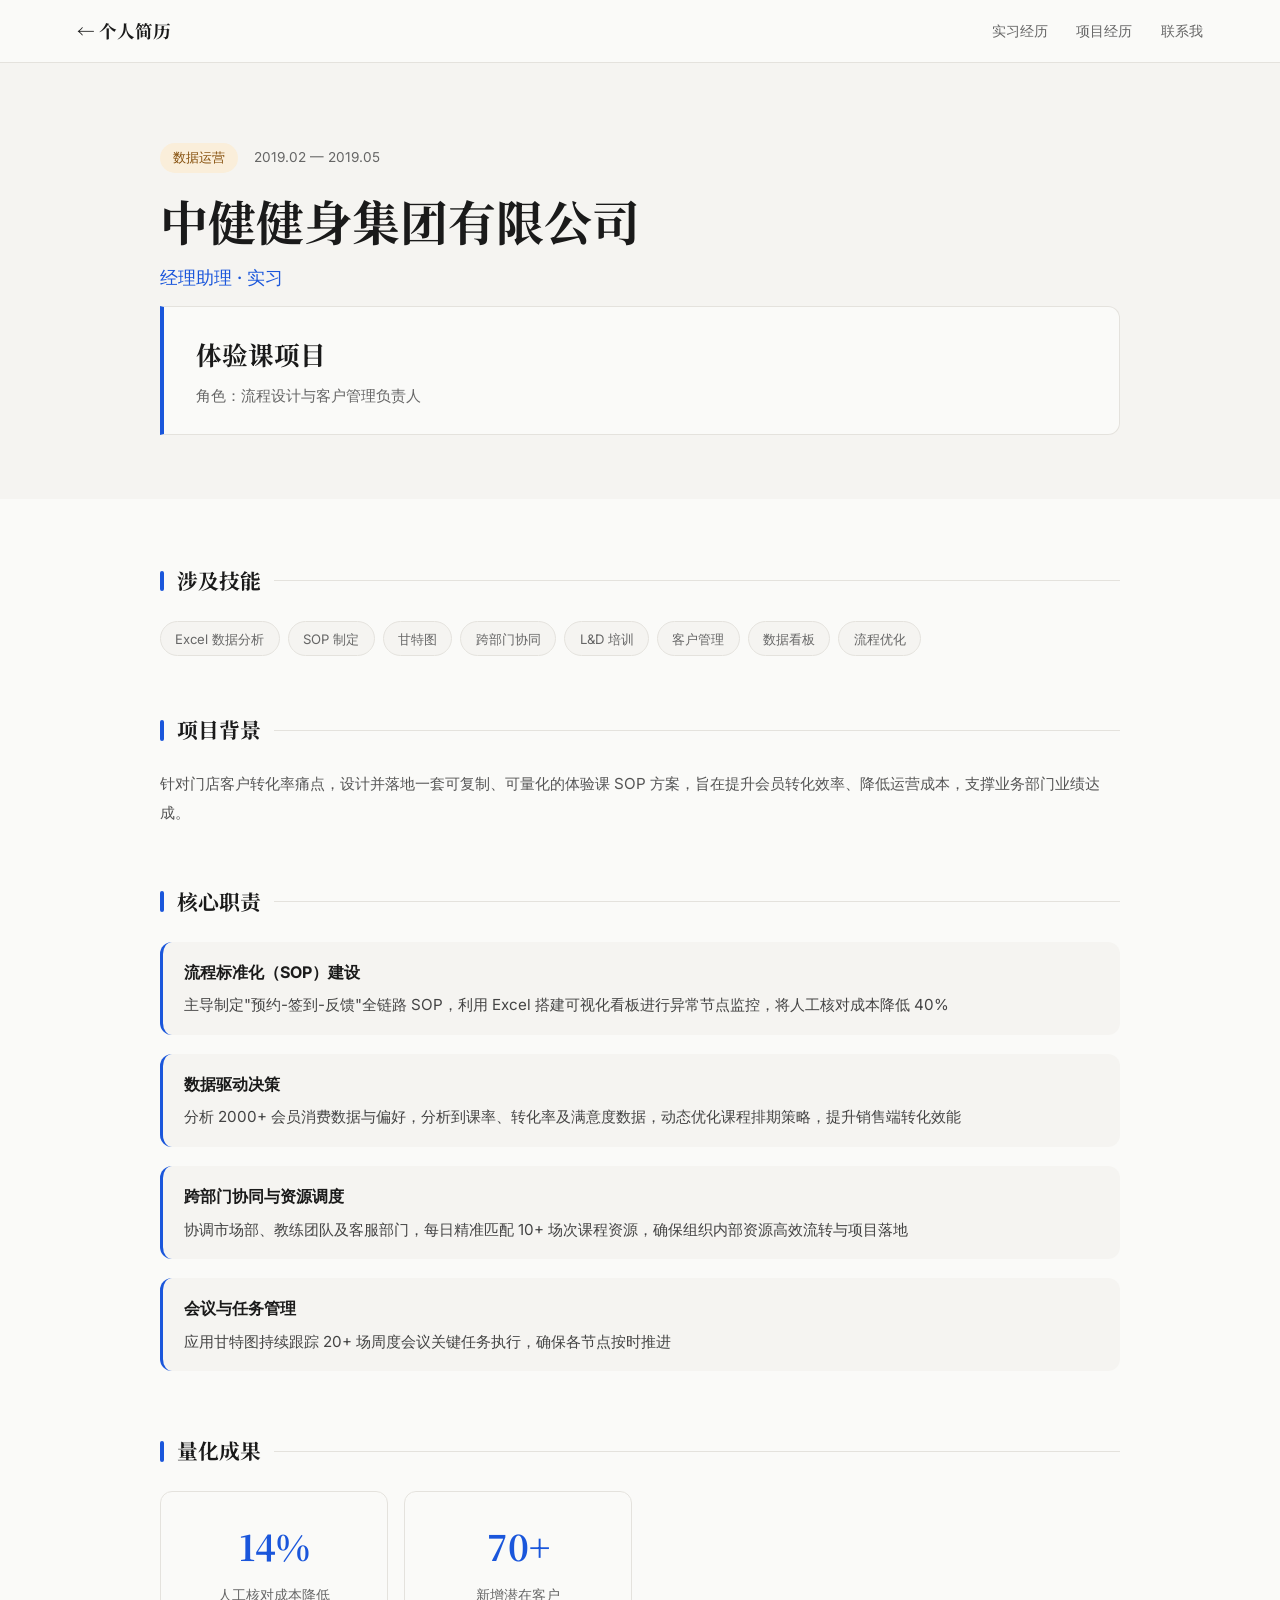
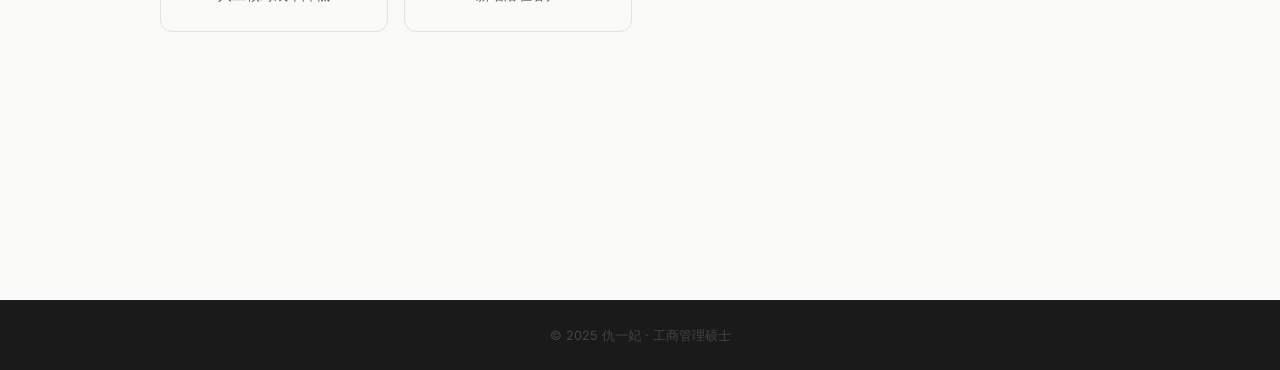
<file: pages/internship-jianjian.html>
<!DOCTYPE html>
<html lang="zh-CN">
<head>
  <meta charset="UTF-8" />
  <meta name="viewport" content="width=device-width, initial-scale=1.0" />
  <title>中健健身 · 仇一妃</title>
  <link rel="stylesheet" href="../css/style.css" />
  <link rel="stylesheet" href="../css/detail.css" />
  <link href="https://fonts.googleapis.com/css2?family=Noto+Serif+SC:wght@400;700&family=Inter:wght@300;400;500&display=swap" rel="stylesheet" />
</head>
<body>

  <nav class="navbar">
    <a href="../index.html" class="nav-logo">← 个人简历</a>
    <ul class="nav-links">
      <li><a href="../index.html#internship">实习经历</a></li>
      <li><a href="../index.html#projects">项目经历</a></li>
      <li><a href="../index.html#contact">联系我</a></li>
    </ul>
  </nav>

  <div class="detail-hero bg-light">
    <div class="detail-hero-inner">
      <div class="detail-tag-row">
        <span class="exp-tag tag-amber">数据运营</span>
        <span class="exp-date">2019.02 — 2019.05</span>
      </div>
      <h1>中健健身集团有限公司</h1>
      <p class="detail-sub">经理助理 · 实习</p>
      <div class="project-banner">
        <span class="project-banner-label" style="display:none;"></span>
        <h2 class="project-banner-title">体验课项目</h2>
        <p class="project-banner-role">角色：流程设计与客户管理负责人</p>
      </div>
    </div>
  </div>

  <div class="detail-body">
    <div class="detail-inner">

      <div class="detail-section">
        <h2 class="section-heading"><span>涉及技能</span></h2>
        <div class="badge-row">
          <span class="badge">Excel 数据分析</span>
          <span class="badge">SOP 制定</span>
          <span class="badge">甘特图</span>
          <span class="badge">跨部门协同</span>
          <span class="badge">L&D 培训</span>
          <span class="badge">客户管理</span>
          <span class="badge">数据看板</span>
          <span class="badge">流程优化</span>
        </div>
      </div>

      <div class="detail-section">
        <h2 class="section-heading"><span>项目背景</span></h2>
        <p class="detail-p">针对门店客户转化率痛点，设计并落地一套可复制、可量化的体验课 SOP 方案，旨在提升会员转化效率、降低运营成本，支撑业务部门业绩达成。</p>
      </div>

      <div class="detail-section">
        <h2 class="section-heading"><span>核心职责</span></h2>
        <ul class="detail-list">
          <li>
            <strong>流程标准化（SOP）建设</strong>
            主导制定"预约-签到-反馈"全链路 SOP，利用 Excel 搭建可视化看板进行异常节点监控，将人工核对成本降低 40%
          </li>
          <li>
            <strong>数据驱动决策</strong>
            分析 2000+ 会员消费数据与偏好，分析到课率、转化率及满意度数据，动态优化课程排期策略，提升销售端转化效能
          </li>
          <li>
            <strong>跨部门协同与资源调度</strong>
            协调市场部、教练团队及客服部门，每日精准匹配 10+ 场次课程资源，确保组织内部资源高效流转与项目落地
          </li>
          <li>
            <strong>会议与任务管理</strong>
            应用甘特图持续跟踪 20+ 场周度会议关键任务执行，确保各节点按时推进
          </li>
        </ul>
      </div>

      <div class="detail-section">
        <h2 class="section-heading"><span>量化成果</span></h2>
        <div class="metrics-grid">
          <div class="metric-card">
            <div class="metric-num">40%</div>
            <div class="metric-label">人工核对成本降低</div>
          </div>
          <div class="metric-card">
            <div class="metric-num">200+</div>
            <div class="metric-label">新增潜在客户</div>
          </div>
          <div class="metric-card">
            <div class="metric-num">15%</div>
            <div class="metric-label">关键客户留存</div>
          </div>
          <div class="metric-card">
            <div class="metric-num">100万</div>
            <div class="metric-label">支撑月度业绩达成</div>
          </div>
        </div>
      </div>

      <div class="detail-section">
        <h2 class="section-heading"><span>个人感悟</span></h2>
        <p class="detail-p">这段经历让我深刻理解了「用数据说话」的重要性——流程标准化不仅是效率工具，更是连接各部门协作的语言。从零搭建 SOP 体系的过程，培养了我对业务全链路的系统性思考，也坚定了我以数据驱动决策的工作方法论。</p>
      </div>

    </div>
  </div>

  <footer class="footer">
    <p>© 2025 仇一妃 · 工商管理硕士</p>
  </footer>

  <script>
    document.querySelectorAll('.detail-section, .metric-card').forEach((el, i) => {
      el.classList.add('fade-up');
      const observer = new IntersectionObserver(entries => {
        entries.forEach(entry => {
          if (entry.isIntersecting) {
            setTimeout(() => entry.target.classList.add('visible'), i * 80);
            observer.unobserve(entry.target);
          }
        });
      }, { threshold: 0.1 });
      observer.observe(el);
    });

    const counters = document.querySelectorAll('.metric-num');
    const counterObserver = new IntersectionObserver(entries => {
      entries.forEach(entry => {
        if (entry.isIntersecting) {
          const el = entry.target;
          const text = el.textContent;
          const num = parseFloat(text.replace(/[^0-9.]/g, ''));
          const suffix = text.replace(/[0-9.]/g, '');
          if (!isNaN(num) && num > 0) {
            let current = 0;
            const step = num / 40;
            const timer = setInterval(() => {
              current = Math.min(current + step, num);
              el.textContent = (Number.isInteger(num) ? Math.round(current) : current.toFixed(1)) + suffix;
              if (current >= num) clearInterval(timer);
            }, 30);
          }
          counterObserver.unobserve(el);
        }
      });
    }, { threshold: 0.5 });
    counters.forEach(el => counterObserver.observe(el));
  </script>

</body>
</html>
</file>
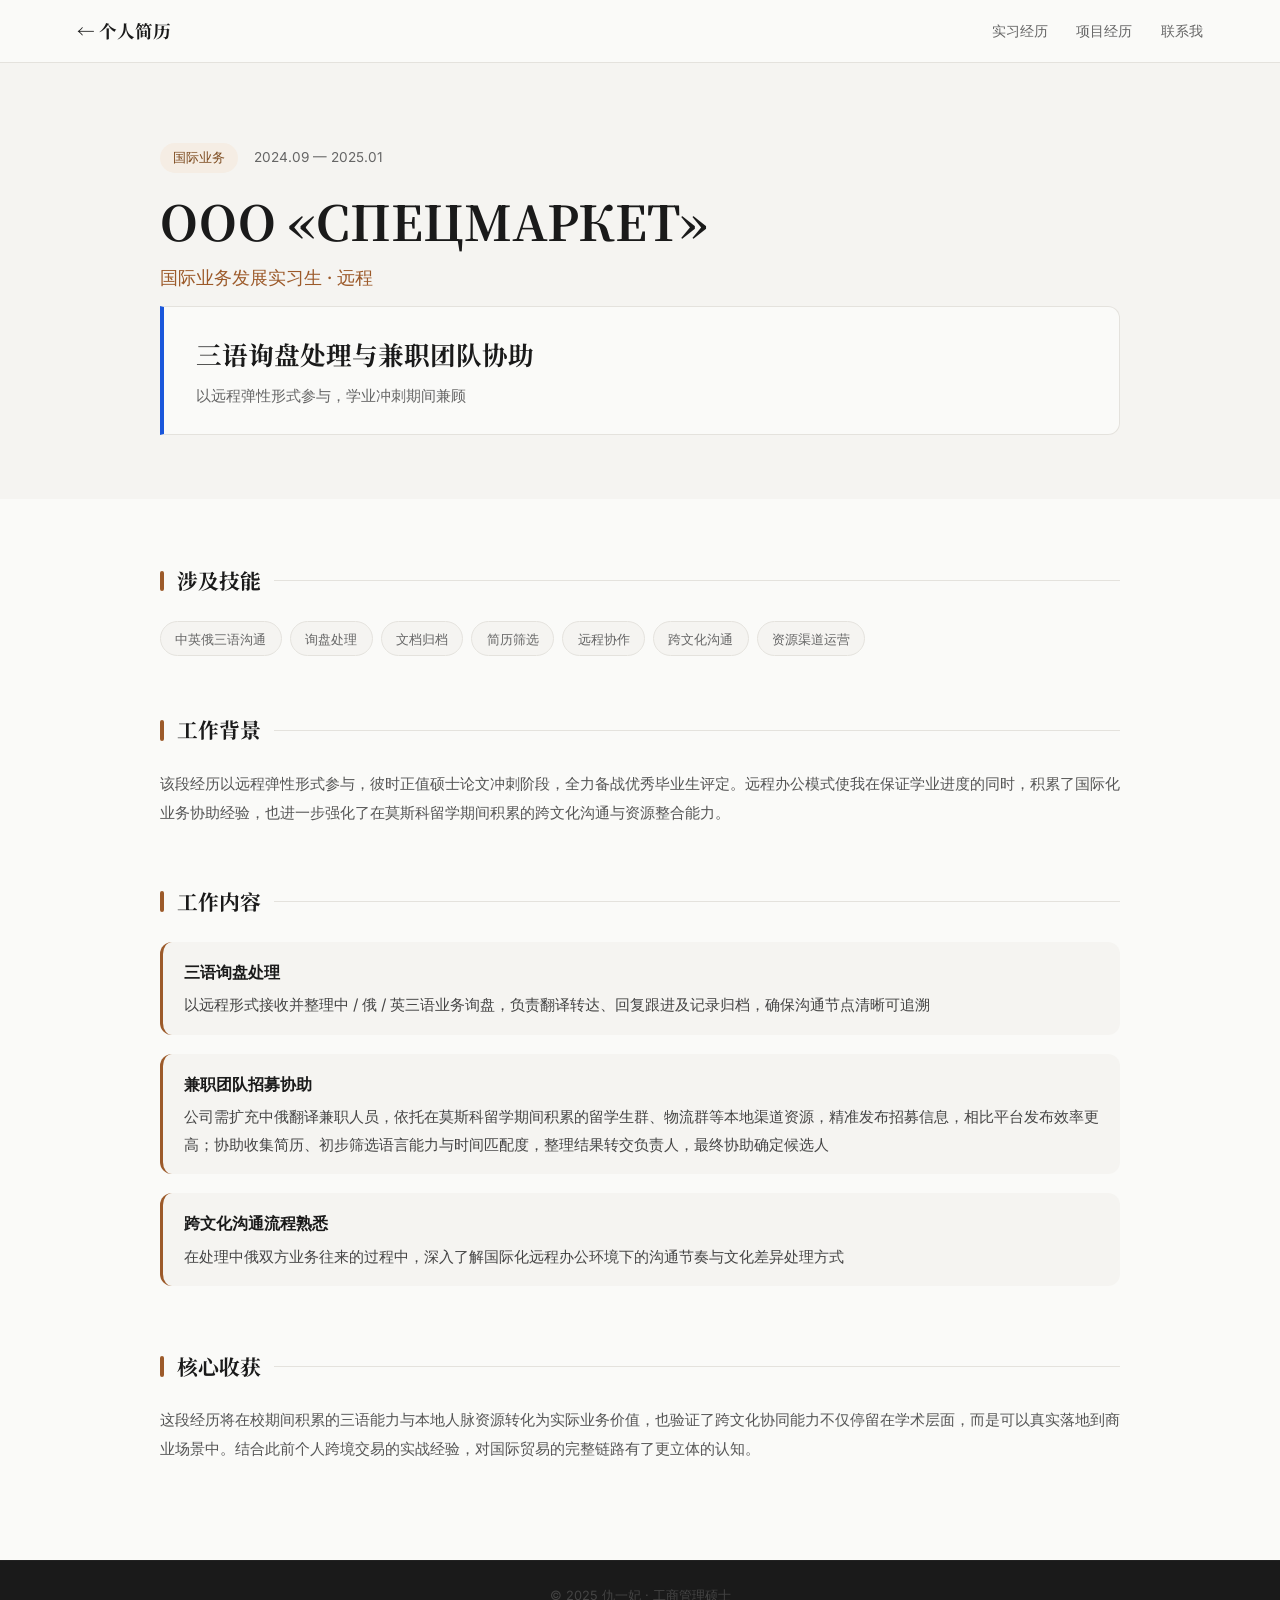
<file: pages/internship-spec.html>
<!DOCTYPE html>
<html lang="zh-CN">
<head>
  <meta charset="UTF-8" />
  <meta name="viewport" content="width=device-width, initial-scale=1.0" />
  <title>СПЕЦМАРКЕТ · 仇一妃</title>
  <link rel="stylesheet" href="../css/style.css" />
  <link rel="stylesheet" href="../css/detail.css" />
  <link rel="stylesheet" href="../css/detail-brown.css" />
  <link href="https://fonts.googleapis.com/css2?family=Noto+Serif+SC:wght@400;700&family=Inter:wght@300;400;500&display=swap" rel="stylesheet" />
</head>
<body>

  <nav class="navbar">
    <a href="../index.html" class="nav-logo">← 个人简历</a>
    <ul class="nav-links">
      <li><a href="../index.html#internship">实习经历</a></li>
      <li><a href="../index.html#projects">项目经历</a></li>
      <li><a href="../index.html#contact">联系我</a></li>
    </ul>
  </nav>

  <div class="detail-hero bg-light">
    <div class="detail-hero-inner">
      <div class="detail-tag-row">
        <span class="exp-tag tag-brown">国际业务</span>
        <span class="exp-date">2024.09 — 2025.01</span>
      </div>
      <h1>ООО «СПЕЦМАРКЕТ»</h1>
      <p class="detail-sub brown-sub">国际业务发展实习生 · 远程</p>
      <div class="project-banner">
        <h2 class="project-banner-title">三语询盘处理与兼职团队协助</h2>
        <p class="project-banner-role">以远程弹性形式参与，学业冲刺期间兼顾</p>
      </div>
    </div>
  </div>

  <div class="detail-body">
    <div class="detail-inner">

      <div class="detail-section">
        <h2 class="section-heading brown-heading"><span>涉及技能</span></h2>
        <div class="badge-row">
          <span class="badge">中英俄三语沟通</span>
          <span class="badge">询盘处理</span>
          <span class="badge">文档归档</span>
          <span class="badge">简历筛选</span>
          <span class="badge">远程协作</span>
          <span class="badge">跨文化沟通</span>
          <span class="badge">资源渠道运营</span>
        </div>
      </div>

      <div class="detail-section">
        <h2 class="section-heading brown-heading"><span>工作背景</span></h2>
        <p class="detail-p">该段经历以远程弹性形式参与，彼时正值硕士论文冲刺阶段，全力备战优秀毕业生评定。远程办公模式使我在保证学业进度的同时，积累了国际化业务协助经验，也进一步强化了在莫斯科留学期间积累的跨文化沟通与资源整合能力。</p>
      </div>

      <div class="detail-section">
        <h2 class="section-heading brown-heading"><span>工作内容</span></h2>
        <ul class="detail-list">
          <li>
            <strong>三语询盘处理</strong>
            以远程形式接收并整理中 / 俄 / 英三语业务询盘，负责翻译转达、回复跟进及记录归档，确保沟通节点清晰可追溯
          </li>
          <li>
            <strong>兼职团队招募协助</strong>
            公司需扩充中俄翻译兼职人员，依托在莫斯科留学期间积累的留学生群、物流群等本地渠道资源，精准发布招募信息，相比平台发布效率更高；协助收集简历、初步筛选语言能力与时间匹配度，整理结果转交负责人，最终协助确定候选人
          </li>
          <li>
            <strong>跨文化沟通流程熟悉</strong>
            在处理中俄双方业务往来的过程中，深入了解国际化远程办公环境下的沟通节奏与文化差异处理方式
          </li>
        </ul>
      </div>

      <div class="detail-section">
        <h2 class="section-heading brown-heading"><span>核心收获</span></h2>
        <p class="detail-p">这段经历将在校期间积累的三语能力与本地人脉资源转化为实际业务价值，也验证了跨文化协同能力不仅停留在学术层面，而是可以真实落地到商业场景中。结合此前个人跨境交易的实战经验，对国际贸易的完整链路有了更立体的认知。</p>
      </div>

    </div>
  </div>

  <footer class="footer">
    <p>© 2025 仇一妃 · 工商管理硕士</p>
  </footer>

  <script>
    document.querySelectorAll('.detail-section').forEach((el, i) => {
      el.classList.add('fade-up');
      const observer = new IntersectionObserver(entries => {
        entries.forEach(entry => {
          if (entry.isIntersecting) {
            setTimeout(() => entry.target.classList.add('visible'), i * 80);
            observer.unobserve(entry.target);
          }
        });
      }, { threshold: 0.1 });
      observer.observe(el);
    });
  </script>

</body>
</html>
</file>
<file: css/style.css>
*, *::before, *::after { box-sizing: border-box; margin: 0; padding: 0; }

:root {
  --black: #1a1a1a;
  --white: #fafaf8;
  --accent: #1a56db;
  --accent-light: #e8f0fe;
  --gray: #666;
  --light-bg: #f5f4f1;
  --border: #e4e2dd;
  --radius: 12px;
}

html { scroll-behavior: smooth; }
body { font-family: 'Inter', sans-serif; background: var(--white); color: var(--black); line-height: 1.7; font-size: 16px; }

.navbar { position: sticky; top: 0; z-index: 100; display: flex; justify-content: space-between; align-items: center; padding: 1rem 6%; background: rgba(250,250,248,0.92); backdrop-filter: blur(10px); border-bottom: 1px solid var(--border); }
.nav-logo { font-family: 'Noto Serif SC', serif; font-size: 1.1rem; font-weight: 700; }
.nav-links { list-style: none; display: flex; gap: 1.8rem; }
.nav-links a { text-decoration: none; color: var(--gray); font-size: 0.9rem; transition: color 0.2s; }
.nav-links a:hover { color: var(--accent); }

.hero { min-height: 88vh; display: flex; align-items: center; padding: 5rem 6%; position: relative; overflow: hidden; }
.hero-content { max-width: 580px; z-index: 1; }
.hero-tag { font-size: 0.8rem; color: var(--accent); letter-spacing: 2px; margin-bottom: 1rem; }
.hero-name { font-family: 'Noto Serif SC', serif; font-size: clamp(2.8rem, 7vw, 5rem); line-height: 1.1; margin-bottom: 1.2rem; animation: fadeUp 0.7s ease both; }
.hero-desc { font-size: 1.05rem; color: var(--gray); margin-bottom: 2rem; animation: fadeUp 0.7s 0.1s ease both; }
.hero-btns { display: flex; gap: 1rem; flex-wrap: wrap; margin-bottom: 2rem; animation: fadeUp 0.7s 0.2s ease both; }
.hero-tags { display: flex; gap: 0.6rem; flex-wrap: wrap; animation: fadeUp 0.7s 0.3s ease both; }
.hero-tags span { padding: 0.3rem 0.9rem; background: var(--accent-light); color: var(--accent); border-radius: 100px; font-size: 0.8rem; }

.btn-primary { display: inline-block; padding: 0.75rem 1.8rem; background: var(--black); color: var(--white); border-radius: 100px; text-decoration: none; font-size: 0.9rem; transition: transform 0.2s, box-shadow 0.2s; }
.btn-primary:hover { transform: translateY(-2px); box-shadow: 0 8px 20px rgba(0,0,0,0.15); }
.btn-outline { display: inline-block; padding: 0.75rem 1.8rem; border: 1.5px solid var(--black); color: var(--black); border-radius: 100px; text-decoration: none; font-size: 0.9rem; transition: all 0.2s; }
.btn-outline:hover { border-color: var(--accent); color: var(--accent); }

.hero-deco {
  position: absolute;
  right: 4%;
  top: 50%;
  transform: translateY(-50%);
}

.carousel-stage {
  position: relative;
  width: 460px;
  height: 380px;
  perspective: 700px;
  cursor: ew-resize;
}

.c-card {
  position: absolute;
  width: 220px;
  height: 300px;
  border-radius: 20px;
  overflow: hidden;
  border: 3px solid var(--white);
  transition: all 0.4s cubic-bezier(0.34, 1.2, 0.64, 1);
  pointer-events: none;
}

.c-card img {
  width: 100%; height: 100%;
  object-fit: cover;
  object-position: center top;
}

@media (max-width: 768px) {
  .carousel-stage { display: none; }
}

.section.bg-light { background: var(--light-bg); }
.section.bg-dark { background: var(--black); }
.section-inner { max-width: 960px; margin: 0 auto; padding: 5rem 6%; }
.section-title { font-family: 'Noto Serif SC', serif; font-size: 1.8rem; margin-bottom: 2.5rem; padding-bottom: 1rem; border-bottom: 1px solid var(--border); }
.section-title.light { color: var(--white); border-color: #333; }

/* 手风琴 */
.accordion { display: flex; flex-direction: column; gap: 0.8rem; }
.acc-item { border: 1px solid var(--border); border-radius: var(--radius); overflow: hidden; background: var(--white); }
.acc-header { display: flex; justify-content: space-between; align-items: center; padding: 1.2rem 1.5rem; cursor: pointer; transition: background 0.2s; }
.acc-header:hover { background: var(--accent-light); }
.acc-left { display: flex; align-items: center; gap: 1.5rem; }
.acc-date { font-size: 0.85rem; color: var(--gray); white-space: nowrap; min-width: 130px; }
.acc-title-wrap h3 { font-size: 1rem; font-weight: 500; margin-bottom: 0.15rem; }
.acc-sub { font-size: 0.85rem; color: var(--accent); }
.acc-arrow { font-size: 0.7rem; color: var(--gray); transition: transform 0.3s; flex-shrink: 0; }
.acc-item.open .acc-arrow { transform: rotate(180deg); }
.acc-body { max-height: 0; overflow: hidden; transition: max-height 0.35s ease, padding 0.35s ease; padding: 0 1.5rem; }
.acc-item.open .acc-body { max-height: 600px; padding: 0.2rem 1.5rem 1.4rem; }

/* 经历卡片 */
.card-grid { display: grid; grid-template-columns: repeat(auto-fit, minmax(280px, 1fr)); gap: 1.5rem; }
.exp-card { display: flex; flex-direction: column; background: var(--white); border: 1px solid var(--border); border-radius: var(--radius); padding: 1.5rem; text-decoration: none; color: inherit; transition: transform 0.2s, box-shadow 0.2s; position: relative; overflow: hidden; }
.exp-card::after { content: ''; position: absolute; top: 0; left: -100%; width: 60%; height: 100%; background: linear-gradient(90deg, transparent, rgba(255,255,255,0.6), transparent); transition: left 0.5s ease; }
.exp-card:hover::after { left: 150%; }
.exp-card:hover { transform: translateY(-4px); box-shadow: 0 12px 32px rgba(0,0,0,0.08); }
.exp-card-header { display: flex; justify-content: space-between; align-items: center; margin-bottom: 0.8rem; }
.exp-tag { font-size: 0.8rem; padding: 0.2rem 0.7rem; border-radius: 100px; }
.exp-date { font-size: 0.85rem; color: var(--gray); }
.exp-card h3 { font-size: 1rem; font-weight: 500; margin-bottom: 0.3rem; }
.exp-role { font-size: 0.85rem; color: var(--accent); margin-bottom: 0.6rem; }
.exp-desc { font-size: 0.92rem; color: var(--gray); flex: 1; margin-bottom: 1.2rem; line-height: 1.6; }
.exp-link { font-size: 0.85rem; color: var(--accent); font-weight: 500; }

.detail-list { padding-left: 1.2rem; font-size: 0.95rem; color: #555; }
.detail-list li { margin-bottom: 0.4rem; }
.badge-row { display: flex; gap: 0.5rem; flex-wrap: wrap; margin-top: 1rem; }
.badge { font-size: 0.8rem; padding: 0.2rem 0.7rem; background: var(--light-bg); border: 1px solid var(--border); border-radius: 100px; color: var(--gray); }

.tag-blue   { background: #e8f0fe; color: #185FA5; }
.tag-teal   { background: #E1F5EE; color: #0F6E56; }
.tag-amber  { background: #FAEEDA; color: #854F0B; }
.tag-purple { background: #EEEDFE; color: #534AB7; }

.skills-tags-grid { display: grid; grid-template-columns: 1fr 1fr; gap: 2.5rem; }
.skill-group-title { font-size: 0.9rem; font-weight: 500; margin-bottom: 1rem; color: var(--black); }
.tags-cloud { display: flex; flex-wrap: wrap; gap: 0.5rem; }
.tag { padding: 0.35rem 0.9rem; border-radius: 100px; font-size: 0.82rem; }

.advantage-list { display: flex; flex-direction: column; gap: 1.5rem; }
.advantage-item { display: flex; gap: 1.2rem; align-items: flex-start; padding: 1.2rem; background: var(--light-bg); border-radius: var(--radius); }
.advantage-icon { font-size: 1.3rem; flex-shrink: 0; margin-top: 2px; }
.advantage-item strong { display: block; font-size: 0.95rem; margin-bottom: 0.3rem; }
.advantage-item p { font-size: 0.92rem; color: var(--gray); }

.other-grid { display: grid; grid-template-columns: 1fr 1fr; gap: 1.5rem; }
.other-card { display: flex; gap: 1rem; align-items: flex-start; background: var(--white); border: 1px solid var(--border); border-radius: var(--radius); padding: 1.2rem; }
.other-icon { font-size: 1.5rem; flex-shrink: 0; }
.other-card strong { display: block; font-size: 0.9rem; margin-bottom: 0.3rem; }
.other-card p { font-size: 0.92rem; color: var(--gray); }

.contact-desc { color: #aaa; margin-bottom: 2rem; font-size: 0.95rem; }
.contact-links { display: flex; gap: 1rem; flex-wrap: wrap; }
.contact-item { padding: 0.7rem 1.4rem; border: 1px solid #333; border-radius: 100px; color: var(--white); text-decoration: none; font-size: 0.85rem; transition: border-color 0.2s, color 0.2s; }
.contact-item:hover { border-color: var(--accent); color: #6ea8fe; }

.footer { text-align: center; padding: 1.5rem; background: var(--black); color: #444; font-size: 0.8rem; border-top: 1px solid #222; }

/* 滚动触发淡入 */
.fade-up { opacity: 0; transform: translateY(30px); transition: opacity 0.7s ease, transform 0.7s ease; }
.fade-up.visible { opacity: 1; transform: translateY(0); }

@keyframes fadeUp { from { opacity: 0; transform: translateY(20px); } to { opacity: 1; transform: translateY(0); } }

@media (max-width: 768px) {
  .acc-left { gap: 0.8rem; }
  .acc-date { min-width: unset; }
  .skills-tags-grid { grid-template-columns: 1fr; }
  .other-grid { grid-template-columns: 1fr; }
  .hero-deco { display: none; }
  .nav-links { gap: 1rem; }
}
/* 专业技能纵向布局 */
.skills-vertical { display: flex; flex-direction: column; gap: 1rem; }

.skill-row {
  display: grid; grid-template-columns: 120px 1fr;
  gap: 1.5rem; align-items: start;
  padding: 1.2rem 1.5rem;
  background: var(--light-bg);
  border-radius: var(--radius);
  border: 1px solid var(--border);
}

.skill-row-label { padding-top: 2px; }
.skill-row-title { font-size: 0.9rem; font-weight: 500; color: var(--black); margin-bottom: 3px; }
.skill-row-en { font-size: 0.75rem; color: var(--gray); }

.skill-row-content { display: flex; flex-direction: column; gap: 0.8rem; }

@media (max-width: 600px) {
  .skill-row { grid-template-columns: 1fr; gap: 0.8rem; }
}
/* 技能作品卡片 */
.skill-tag-work { cursor: pointer; border: 1.5px solid transparent; transition: all 0.2s; }
.skill-tag-work:hover { border-color: currentColor; transform: translateY(-1px); }
.skill-tag-work.active { border-color: currentColor; font-weight: 600; }

.skill-works { display: flex; flex-direction: row; gap: 0.8rem; align-items: flex-start; }

.skill-work-card {
  width: 140px; max-width: 140px; flex-shrink: 0;
  background: var(--white);
  border: 1.5px solid var(--border); border-radius: var(--radius);
  overflow: hidden; cursor: pointer;
  transition: all 0.3s; opacity: 0.4;
  transform: translateY(6px);
}
.skill-work-card.highlighted {
  opacity: 1; transform: translateY(0);
  box-shadow: 0 8px 24px rgba(0,0,0,0.1);
}

.skill-work-preview {
  height: 72px; display: flex;
  align-items: center; justify-content: center; font-size: 28px;
}
.skill-work-info { padding: 8px 10px; }
.skill-work-name { font-size: 0.82rem; font-weight: 600; margin-bottom: 2px; }
.skill-work-desc { font-size: 0.72rem; color: var(--gray); }
.skill-work-view { font-size: 0.72rem; margin-top: 4px; }

/* 技能灯箱 - 支持滚动 */
.skill-lightbox {
  display: none; position: fixed; inset: 0;
  background: rgba(0,0,0,0.88); z-index: 1000;
  align-items: center; justify-content: center;
  padding: 2rem;
}
.skill-lightbox.active { display: flex; }
.skill-lightbox-inner {
  max-width: 780px; width: 100%;
  max-height: 88vh; overflow-y: auto;
  border-radius: 12px; background: #fff;
  scrollbar-width: thin;
}
.skill-lightbox-inner img { width: 100%; display: block; }
.skill-lightbox-close {
  position: fixed; top: 1.5rem; right: 2rem;
  color: #fff; font-size: 1.5rem; cursor: pointer;
  opacity: 0.7; transition: opacity 0.2s; z-index: 1001;
}
.skill-lightbox-close:hover { opacity: 1; }
/* 教育经历直接展开 */
.edu-list { display: flex; flex-direction: column; gap: 2rem; }

.edu-item {
  display: grid;
  grid-template-columns: 160px 1fr;
  gap: 2rem;
  padding: 1.5rem;
  background: var(--white);
  border-radius: var(--radius);
  border: 1px solid var(--border);
  transition: box-shadow 0.2s;
}

.edu-item:hover { box-shadow: 0 8px 24px rgba(0,0,0,0.06); }

.edu-left { padding-top: 4px; }
.edu-date { font-size: 0.85rem; color: var(--gray); white-space: nowrap; }

.edu-right h3 { font-size: 1.05rem; font-weight: 500; margin-bottom: 0.3rem; }
.edu-sub { font-size: 0.85rem; color: var(--accent); margin-bottom: 0.8rem; }

@media (max-width: 768px) {
  .edu-item { grid-template-columns: 1fr; gap: 0.5rem; }
}

/* ===== 手机端适配 ===== */
@media (max-width: 768px) {

  /* 1. 导航栏 */
  .nav-links {
    gap: 0.8rem;
  }
  .nav-links a {
    font-size: 0.78rem;
    white-space: nowrap;
  }

  /* 2. Hero 区照片显示 */
  .hero {
    min-height: auto;
    padding-bottom: 3rem;
  }

  .hero-inner {
    position: relative;
    flex-direction: column;
    align-items: center;
    text-align: center;
    padding-top: 5rem;
    padding-bottom: 2rem;
  }

  .hero-text {
    max-width: 100%;
    position: relative;
    z-index: 1;
  }

  .hero-deco {
    position: relative;
    right: auto;
    top: auto;
    transform: none;
    display: flex;
    justify-content: center;
    margin-top: 2rem;
    width: 100%;
  }

  .carousel-stage {
    width: 300px;
    height: 260px;
    margin: 0 auto;
  }

  .c-card {
    width: 150px;
    height: 210px;
  }

  /* 3. 技能标签和卡片自动换行 */
  .tags-cloud {
    flex-wrap: wrap;
  }

  .skill-works {
    flex-wrap: wrap;
  }

  .skill-work-card {
    width: 130px;
    max-width: 130px;
  }

  .skill-row {
    grid-template-columns: 1fr;
    gap: 0.8rem;
  }

}
</file>
<file: css/detail.css>
.navbar {
  position: sticky; top: 0; z-index: 100;
  display: flex; justify-content: space-between; align-items: center;
  padding: 1rem 6%;
  background: rgba(250,250,248,0.92);
  backdrop-filter: blur(10px);
  border-bottom: 1px solid var(--border);
}
.nav-logo { font-family: 'Noto Serif SC', serif; font-size: 1.1rem; font-weight: 700; text-decoration: none; color: var(--black); }
.nav-links { list-style: none; display: flex; gap: 1.8rem; }
.nav-links a { text-decoration: none; color: var(--gray); font-size: 0.9rem; transition: color 0.2s; }
.nav-links a:hover { color: var(--accent); }

/* Hero */
.detail-hero { padding: 5rem 6% 4rem; }
.detail-hero.bg-light { background: var(--light-bg); }
.detail-hero-inner { max-width: 960px; margin: 0 auto; }
.detail-tag-row { display: flex; align-items: center; gap: 1rem; margin-bottom: 1.2rem; }

.detail-hero h1 {
  font-family: 'Noto Serif SC', serif;
  font-size: clamp(2rem, 4vw, 3rem);
  line-height: 1.2; margin-bottom: 0.6rem;
  animation: fadeUp 0.7s ease both;
}
.detail-sub {
  font-size: 1.15rem; color: var(--accent);
  margin-top: 0.8rem;
  margin-bottom: 0.8rem;
  font-weight: 500;
  animation: fadeUp 0.7s 0.1s ease both;
}

/* 项目横幅 */
.project-banner {
  background: var(--white);
  border: 1px solid var(--border);
  border-left: 4px solid var(--accent);
  border-radius: 0 var(--radius) var(--radius) 0;
  padding: 1.6rem 2rem;
  animation: fadeUp 0.7s 0.2s ease both;
}
.project-banner-label {
  display: none;
}
.project-banner-title {
  font-family: 'Noto Serif SC', serif;
  font-size: 1.6rem; color: var(--black);
  margin-bottom: 0.4rem; font-weight: 700;
}
.project-banner-title::before {
  display: none;
}
.project-banner-role { font-size: 0.95rem; color: var(--gray); }

/* 主体 */
.detail-body { padding: 0 6%; }
.detail-inner { max-width: 960px; margin: 0 auto; padding: 4rem 0 6rem; display: flex; flex-direction: column; gap: 3.5rem; }

/* 区块标题 */
.section-heading {
  display: flex; align-items: center; gap: 0.8rem;
  font-family: 'Noto Serif SC', serif;
  font-size: 1.3rem; font-weight: 700;
  margin-bottom: 1.4rem; color: var(--black);
}
.section-heading::before {
  content: '';
  display: inline-block; width: 4px; height: 1.3rem;
  background: var(--accent); border-radius: 2px; flex-shrink: 0;
}
.section-heading::after {
  content: ''; flex: 1;
  height: 1px; background: var(--border);
}

/* 正文 */
.detail-p { font-size: 0.95rem; color: #555; line-height: 1.9; }

/* 列表 */
.detail-list { padding-left: 0; list-style: none; display: flex; flex-direction: column; gap: 0.8rem; }
.detail-list li {
  font-size: 0.95rem; color: #444; line-height: 1.8;
  padding: 1rem 1.3rem;
  background: var(--light-bg);
  border-radius: var(--radius);
  border-left: 3px solid var(--accent);
}
.detail-list li strong {
  color: var(--black); display: block;
  margin-bottom: 0.3rem; font-size: 1rem;
}

/* 数字卡片 */
.metrics-grid { display: grid; grid-template-columns: repeat(auto-fit, minmax(160px, 1fr)); gap: 1rem; }
.metric-card {
  background: var(--white); border: 1px solid var(--border);
  border-radius: var(--radius); padding: 1.5rem;
  text-align: center;
  transition: transform 0.2s, box-shadow 0.2s;
  position: relative; overflow: hidden;
}
.metric-card::before {
  content: ''; position: absolute;
  top: 0; left: 0; right: 0; height: 3px;
  background: var(--accent);
  transform: scaleX(0); transform-origin: left;
  transition: transform 0.3s ease;
}
.metric-card:hover::before { transform: scaleX(1); }
.metric-card:hover { transform: translateY(-4px); box-shadow: 0 12px 32px rgba(0,0,0,0.08); }
.metric-num {
  font-family: 'Noto Serif SC', serif;
  font-size: 2.2rem; font-weight: 700;
  color: var(--accent); margin-bottom: 0.5rem;
}
.metric-label { font-size: 0.85rem; color: var(--gray); }

/* badge */
.badge-row { display: flex; gap: 0.5rem; flex-wrap: wrap; }
.badge { font-size: 0.82rem; padding: 0.35rem 0.9rem; background: var(--light-bg); border: 1px solid var(--border); border-radius: 100px; color: var(--gray); }

/* 标签颜色 */
.tag-blue   { background: #e8f0fe; color: #185FA5; }
.tag-teal   { background: #E1F5EE; color: #0F6E56; }
.tag-amber  { background: #FAEEDA; color: #854F0B; }
.tag-purple { background: #EEEDFE; color: #534AB7; }
.exp-tag { font-size: 0.8rem; padding: 0.25rem 0.8rem; border-radius: 100px; }
.exp-date { font-size: 0.85rem; color: var(--gray); }

/* 页脚 */
.footer { text-align: center; padding: 1.5rem; background: var(--black); color: #444; font-size: 0.8rem; border-top: 1px solid #222; }

/* 滚动动画 */
.fade-up { opacity: 0; transform: translateY(30px); transition: opacity 0.7s ease, transform 0.7s ease; }
.fade-up.visible { opacity: 1; transform: translateY(0); }

@keyframes fadeUp { from { opacity: 0; transform: translateY(20px); } to { opacity: 1; transform: translateY(0); } }

@media (max-width: 768px) {
  .detail-hero { padding: 3rem 6% 2.5rem; }
  .metrics-grid { grid-template-columns: 1fr 1fr; }
  .nav-links { gap: 1rem; }
}
</file>
<file: css/detail-brown.css>
:root {
  --brown: #9c5a2a;
  --brown-light: #f5ede4;
  --brown-border: #d4a882;
}

.brown-sub { color: var(--brown) !important; }

.tag-brown { background: #f5ede4; color: #7c4a1e; }

.brown-banner {
  background: var(--white);
  border: 1px solid var(--brown-border);
  border-left: 4px solid var(--brown);
  border-radius: 0 var(--radius) var(--radius) 0;
  padding: 1.6rem 2rem;
  animation: fadeUp 0.7s 0.2s ease both;
}

.brown-banner .project-banner-title { color: var(--black); }
.brown-banner .project-banner-role { color: #555; }

.brown-heading::before {
  background: var(--brown) !important;
}

.detail-list li {
  border-left-color: var(--brown) !important;
}

.detail-list li strong { color: var(--black); }
</file>
